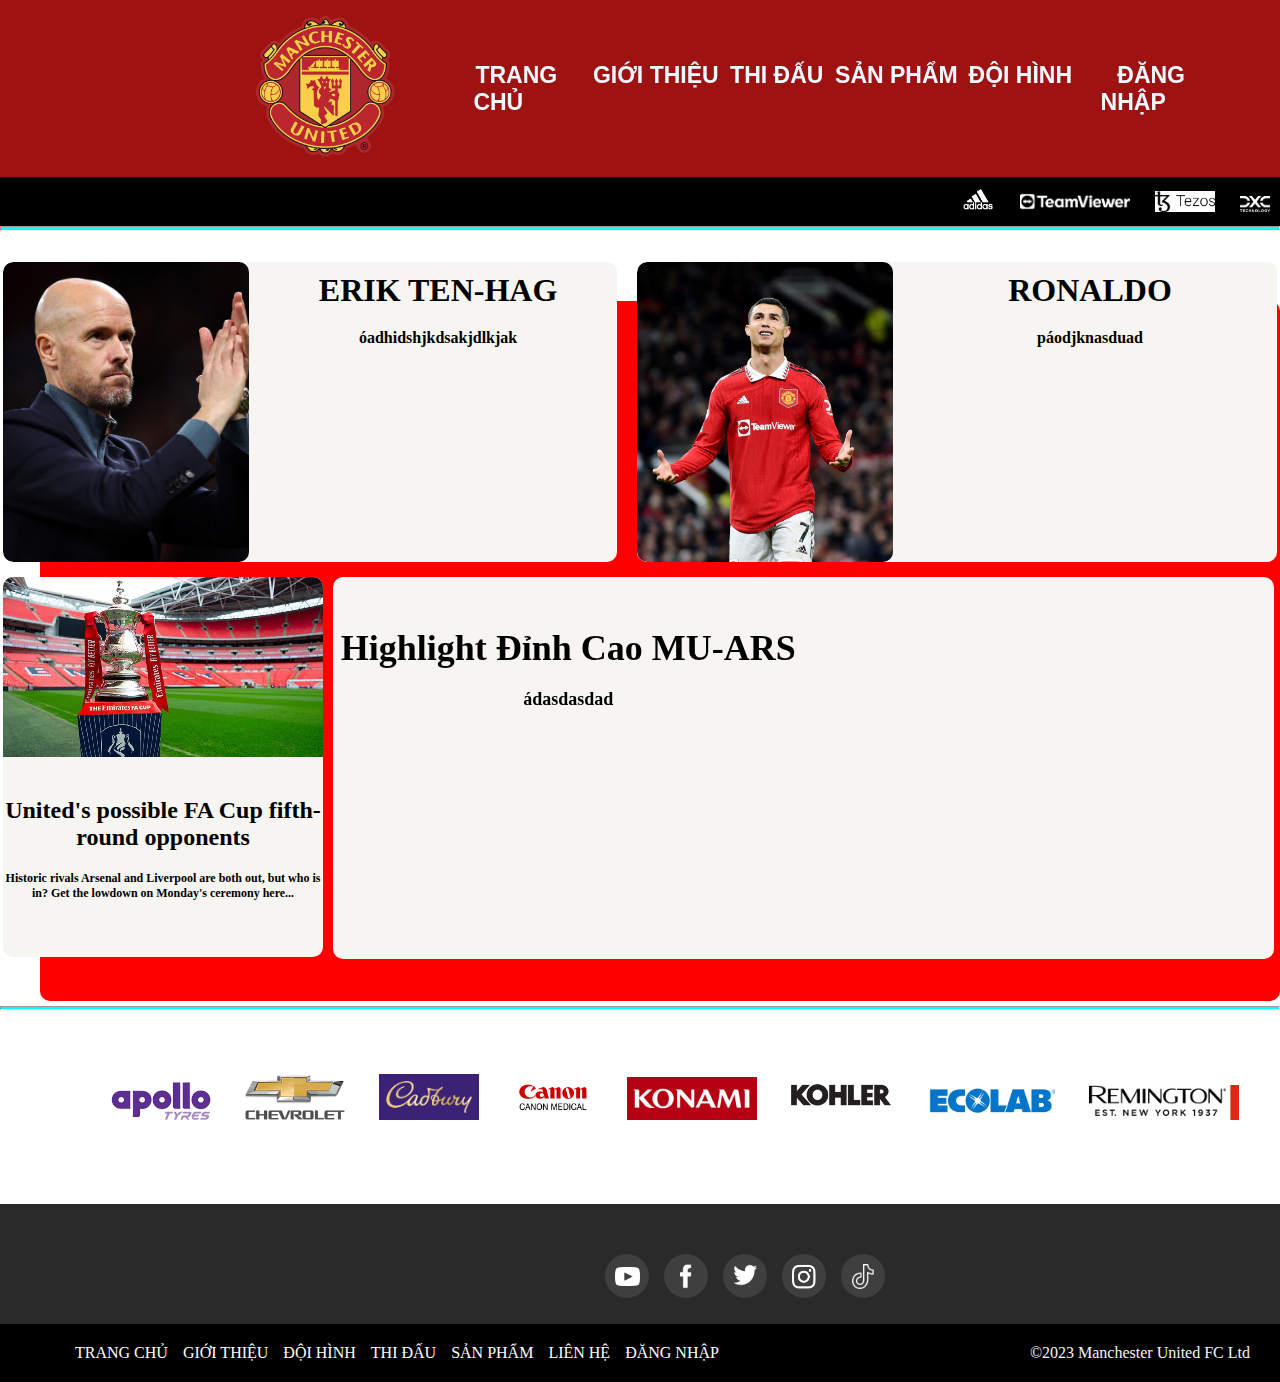
<file: index.html>
<!DOCTYPE html>
<html lang="en">

<head>
    <meta charset="UTF-8">
    <meta http-equiv="X-UA-Compatible" content="IE=edge">
    <meta name="viewport" content="width=device-width, initial-scale=1.0">
    <title>MU | Red Devil</title>
    <link rel="stylesheet" href="css/style.css">
    <link rel="shortcut icon" href="./img/Manchester-United-favicon.ico" type="image/x-icon">


</head>

<body>

    <!-- header -->
    <div class="header">

        <div class="logo_mu">
            <a href=""><img src="img/logo-manchester-united-4.png" class="logo" alt="logoMu"></a>
        </div>
        <ul class="clearfix">
            <li class="clearfix_item"><a data-hover="" href="index.html" style="color: aliceblue;"
                    class="clearfix_link">TRANG CHỦ</a></li>
            <li class="clearfix_item"><a data-hover="" href="gioithieu.html" style="color: aliceblue;"
                    class="clearfix_link">GIỚI THIỆU</a></li>
            <li class="clearfix_item"><a data-hover="" href="thidau.html" style="color: aliceblue;"
                    class="clearfix_link">THI ĐẤU</a></li>
            <li class="clearfix_item"><a data-hover="" href="sanpham.html" style="color: aliceblue;"
                    class="clearfix_link">SẢN PHẨM</a> </li>
            <li class="clearfix_item"><a data-hover="" href="player.html" style="color: aliceblue;"
                    class="clearfix_link">ĐỘI HÌNH</a></li>
            <li class="clearfix_item"><a data-hover="" href="loGin.html" style="color: aliceblue;"
                    class="clearfix_link">ĐĂNG NHẬP</a></li>

        </ul>

    </div>


    <!-- content -->
    <div class="main-content">

        <div class="content">
            <img class="id2" src="img/Adidas_Comp_DarkBG_180xAuto1547460200382.png " alt="addidas">
            <img class="id3" src="img/TeamViewer-logo-white-header-new1669974858159.png " alt="teamviewer">
            <img class="id4" src="img/TezosLogo_đen.jpg" alt="tezos">
            <img class="id5" src="img/DXC_Logo_White1656502520956.png" alt="dxc">



        </div>

        <hr size="7px">

        <div class="content1">
            <span class="coach">
                <img src="img/hlv-erik-ten-hag-133.jpeg" alt="ten-hag"><a target="_blank"
                    href="https://vnexpress.net/chu-de/erik-ten-hag-4506">
                    <h1>ERIK TEN-HAG</h1>
                    <h4>óadhidshjkdsakjdlkjak</h4>
                    <h3></h3>

                </a>

            </span>
        </div>

        <div class="content2">
            <span class="player">
                <img src="img/2022-11-22t174422z-785685683-rc2ubx99d9cq-rtrmadp-3-soccer-england-mun-ronaldo-7385.jpg"
                    alt="ronaldo"> <a target="_blank"
                    href="https://vnexpress.net/hlv-al-nassr-trach-ronaldo-4563954.html">
                    <h1>RONALDO</h1>
                    <h4>páodjknasduad</h4>
                    <h3></h3>
                </a>
            </span>
        </div>

        <div class="content3">
            <span class="player2">
                <img src="img/fa-cup.jpg" alt="fa-cup">
                <a target="_blank"
                    href="https://www.manutd.com/en/news/detail/when-is-the-fa-cup-fifth-round-draw-featuring-man-utd">
                    <h1>United's possible FA Cup fifth-round opponents</h1>
                    <h4>Historic rivals Arsenal and Liverpool are both out, but who is in? Get the lowdown on Monday's
                        ceremony here...</h4>
                </a>

            </span>

        </div>

        <div class="content4">
            <iframe class="id4" src="https://www.youtube.com/embed/SfD8sYzSBL8" title="YouTube video player"
                frameborder="0"
                allow="accelerometer; autoplay; clipboard-write; encrypted-media; gyroscope; picture-in-picture; web-share"
                allowfullscreen></iframe>
            <a target="_blank" href="https://www.youtube.com/embed/SfD8sYzSBL8">
                <h1>Highlight Đỉnh Cao MU-ARS</h1>
                <h4>ádasdasdad</h4>
            </a>

        </div>



        <p class="doihinh"></p>



        <hr>



    </div>



    <!-- footer -->
    <div class="footer">
        <div class="sponsor">
            <!-- <ul>
                <li><img width="70px" src="img/Adidas_đen.jpg" alt=""></li>
                <li><img width="200px" src="img/TeamViewer-đen.jpg" alt=""></li>
                <li><img width="120px" src="img/TezosLogo_đen.jpg" alt=""></li>
                <li><img width="100px" src="img/DXC_Lđen.jpg" alt=""></li>
            </ul> -->

            <div class="sponsor-secondary">
                <ul class="secondary">
                    <li><img width="100px" src="img/Apollo.png" alt=""></li>
                    <li><img width="100px" src="img/Chevrolet.png" alt=""></li>
                    <li><img width="100px" src="img/Cadbury.png" alt=""></li>
                    <li><img width="80px" src="img/Canon.jpg" alt=""></li>
                    <li><img width="130px" src="img/Konami.png" alt=""></li>
                    <li><img width="100px" src="img/Kohler.png" alt=""></li>
                    <li><img width="130px" src="img/Ecolab.png" alt=""></li>
                    <li><img width="150px" src="img/Remington.png" alt=""></li>
                </ul>
            </div>

        </div>



        <div class="item">
            <ul>
                <a href="#">
                    <li><img src="img/youtube.png" alt=""></li>
                </a>
                <a href="#">
                    <li><img src="img/facebook.png" alt=""></li>
                </a>
                <a href="#">
                    <li><img src="img/twitter.png" alt=""></li>
                </a>
                <a href="#">
                    <li><img src="img/instagram.png" alt=""></li>
                </a>
                <a href="#">
                    <li><img src="img/tiktok.png" alt=""></li>
                </a>
            </ul>
        </div>


        <div class="footer-menu-link">
            <ul>
                <li><a href="index.html">TRANG CHỦ</a></li>
                <li><a href="#">GIỚI THIỆU</a></li>
                <li><a href="player.html">ĐỘI HÌNH</a></li>
                <li><a href="thidau.html">THI ĐẤU</a></li>
                <li><a href="#">SẢN PHẨM</a></li>
                <li><a href="#">LIÊN HỆ</a></li>
                <li><a href="loGin.html">ĐĂNG NHẬP</a></li>
                <span>&copy;2023 Manchester United FC Ltd</span>
            </ul>
        </div>

    </div>



</body>

</html>
</file>
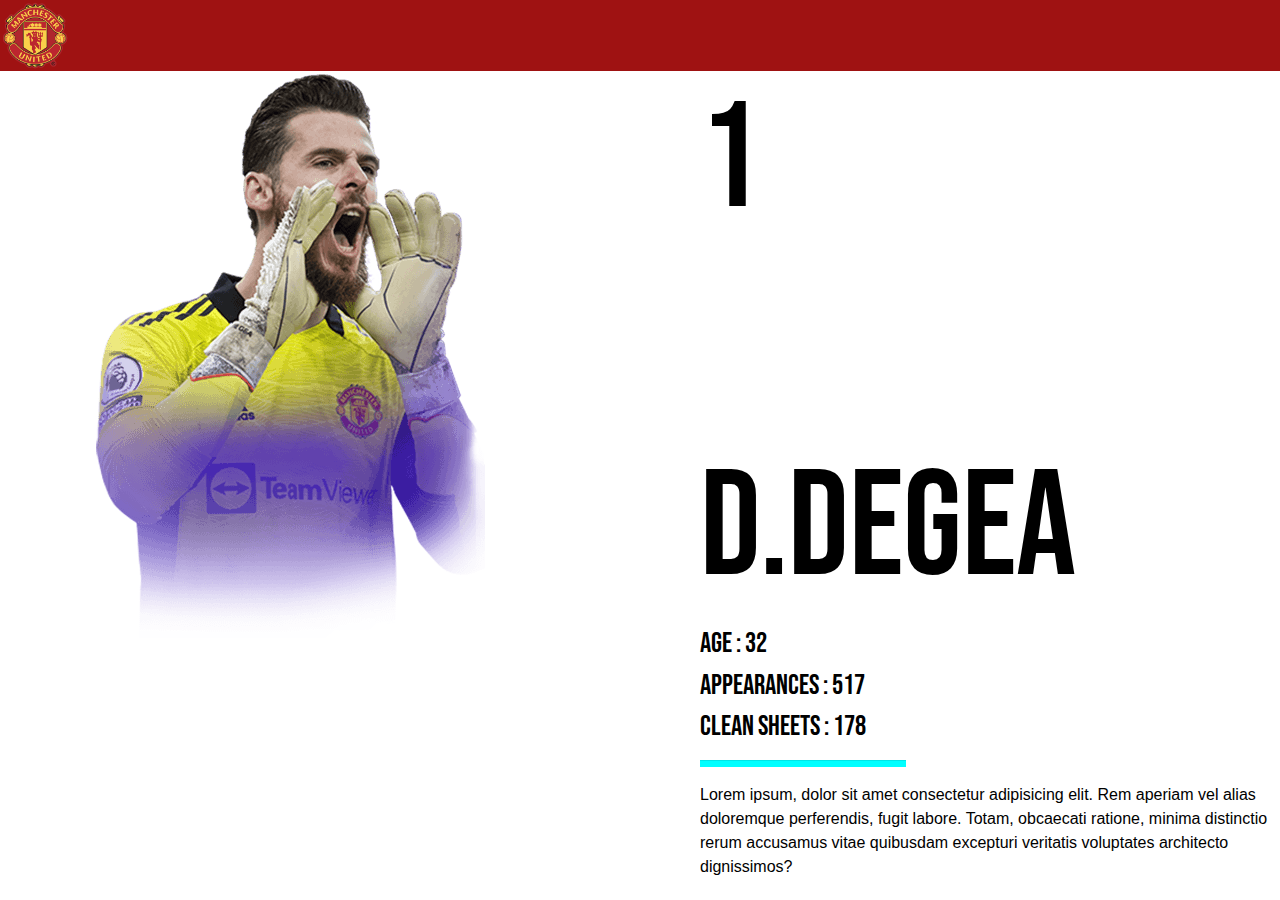
<file: degea.html>
<!DOCTYPE html>
<html lang="en">

<head>
    <meta charset="UTF-8">
    <meta http-equiv="X-UA-Compatible" content="IE=edge">
    <meta name="viewport" content="width=device-width, initial-scale=1.0">
    <title>MU | DEGEA</title>
    <!-- <link rel="stylesheet" href="css/info.css"> -->
    <link rel="stylesheet" href="css/degea.css">
    <link rel="stylesheet" href="https://cdn.jsdelivr.net/npm/bootstrap@4.6.2/dist/css/bootstrap.min.css">
    <script src="https://cdn.jsdelivr.net/npm/jquery@3.6.1/dist/jquery.slim.min.js"></script>
    <script src="https://cdn.jsdelivr.net/npm/popper.js@1.16.1/dist/umd/popper.min.js"></script>
    <script src="https://cdn.jsdelivr.net/npm/bootstrap@4.6.2/dist/js/bootstrap.bundle.min.js"></script>
    <link rel="shortcut icon" href="./img/Manchester-United-favicon.ico" type="image/x-icon">

</head>


<body>

    <div class="header1">
        <a href="index.html"><img src="img/logo-manchester-united-4.png" alt=""></a>
    </div>



    <div class="content-content">
        <div class="info">
            <h1>1 <span>GK</span></h1>
            <h1>D.DEGEA</h1>
            <h3>AGE : 32</h3>
            <h3>APPEARANCES : 517</h3>
            <h3>CLEAN SHEETS : 178</h3>
        <hr>
        <p>Lorem ipsum, dolor sit amet consectetur adipisicing elit. Rem aperiam vel alias doloremque perferendis, fugit labore. Totam, obcaecati ratione, minima distinctio rerum accusamus vitae quibusdam excepturi veritatis voluptates architecto dignissimos?</p>

    </div>
    
    
</div>

   











    </div>



</body>

</html>
</file>
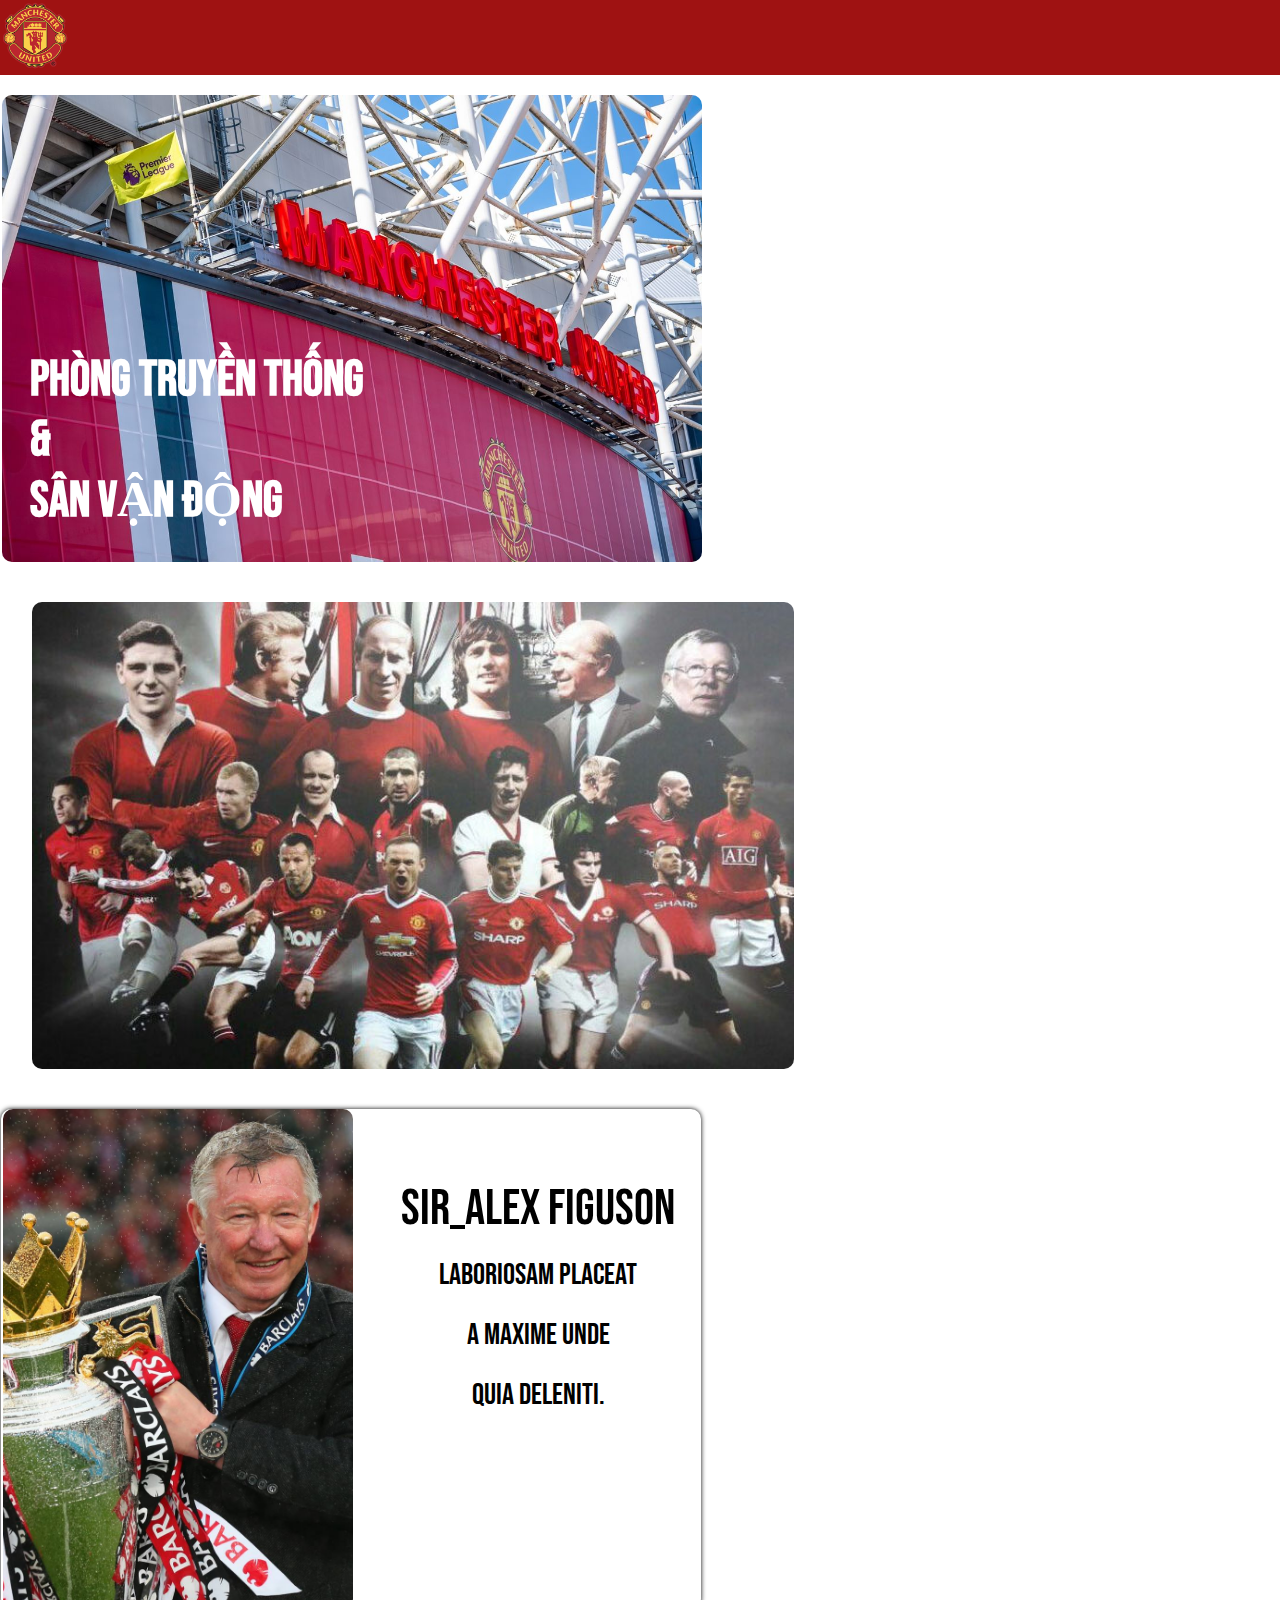
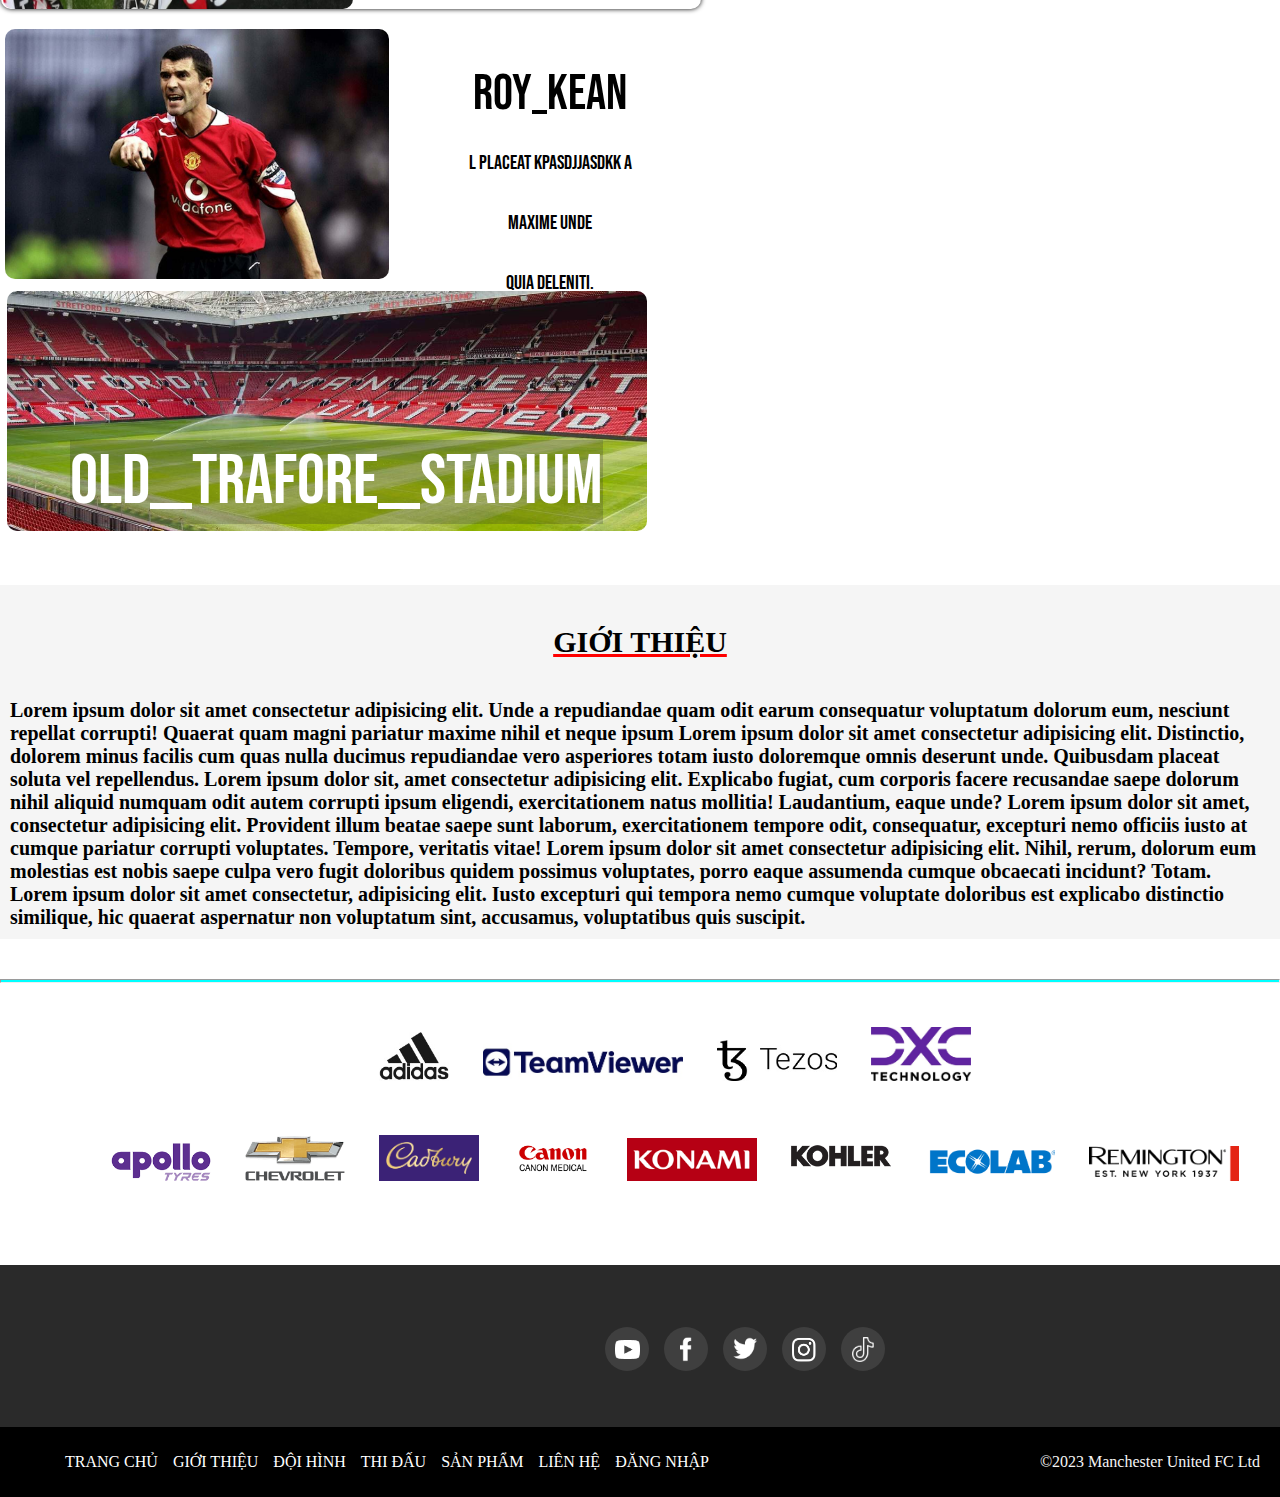
<file: gioithieu.html>
<!DOCTYPE html>
<html lang="en">

<head>
    <meta charset="UTF-8">
    <meta http-equiv="X-UA-Compatible" content="IE=edge">
    <meta name="viewport" content="width=device-width, initial-scale=1.0">
    <title>MU | GIỚI THIỆU</title>
    <link rel="stylesheet" href="./css/gioithieu.css">
    <link rel="shortcut icon" href="./img/Manchester-United-favicon.ico" type="image/x-icon">
</head>


<body>
    <!-- HEADER -->

    <div class="header1">
        <a href="./index.html"><img src="img/logo-manchester-united-4.png" alt=""></a>
    </div>




    <!-- MAIN -->

    <div class="stadium">
        <div class="stadium1">
            <div class="stadium__main__left">
                <img src="img/old_traford.jpg" alt="">
                <span>phòng truyền thống <br> & <br> Sân vận động</span>
            </div>

            <div class="stadium__main__right">
                <img src="img/Huyen__thoai.jpeg" alt="">
                <span>Huyền Thoại CLUB</span>
            </div>

        </div>
        <div class="clear"></div>
    </div>


    <div class="event">
        <div class="event__main">
            <div class="event__main__content">
                <div class="event__main__content__left">
                    <div class="event__text">
                        <img src="img/sir__alex.jpg" alt="">
                        <p>Sir_Alex Figuson <br> <span>laboriosam placeat <br> a maxime unde <br> quia deleniti.</span>
                        </p>
                    </div>

                </div>
                <div class="event__main__content__right">
                    <div class="event__text1">
                        <img src="img/roy__kean.jpg" alt="">
                        <p>Roy_Kean <br> <span>l placeat kpasdjjasdkk a maxime unde <br> quia deleniti.</span>
                        </p>

                    </div>


                    <div class="event__main__content__right__small">
                        <div class="event__text2">
                            <img src="img/stadium1.jpg" alt="">
                            <p>old__trafore__stadium</p>
                        </div>
                    </div>

                </div>
            </div>
        </div>
        <div class="clear"></div>
    </div>


    <div class="content6">

        <p class="gioithieu"> GIỚI THIỆU</p>
        <h6>Lorem ipsum dolor sit amet consectetur adipisicing elit. Unde a repudiandae quam odit earum consequatur
            voluptatum dolorum eum, nesciunt repellat corrupti! Quaerat quam magni pariatur maxime nihil et neque
            ipsum Lorem ipsum dolor sit amet consectetur adipisicing elit. Distinctio, dolorem minus facilis cum
            quas nulla ducimus repudiandae vero asperiores totam iusto doloremque omnis deserunt unde. Quibusdam
            placeat soluta vel repellendus. Lorem ipsum dolor sit, amet consectetur adipisicing elit. Explicabo
            fugiat, cum corporis facere recusandae saepe dolorum nihil aliquid numquam odit autem corrupti ipsum
            eligendi, exercitationem natus mollitia! Laudantium, eaque unde? Lorem ipsum dolor sit amet, consectetur
            adipisicing elit. Provident illum beatae saepe sunt laborum, exercitationem tempore odit, consequatur,
            excepturi nemo officiis iusto at cumque pariatur corrupti voluptates. Tempore, veritatis vitae! Lorem
            ipsum dolor sit amet consectetur adipisicing elit. Nihil, rerum, dolorum eum molestias est nobis saepe
            culpa vero fugit doloribus quidem possimus voluptates, porro eaque assumenda cumque obcaecati incidunt?
            Totam. Lorem ipsum dolor sit amet consectetur, adipisicing elit. Iusto excepturi qui tempora nemo cumque
            voluptate doloribus est explicabo distinctio similique, hic quaerat aspernatur non voluptatum sint,
            accusamus, voluptatibus quis suscipit.</h6>
        <div class="clear"></div>
    </div>

    <hr>


    <!-- FOOTER -->

    <div class="footer">


        <div class="sponsor">
            <ul>
                <li><img width="70px" src="img/Adidas_đen.jpg" alt=""></li>
                <li><img width="200px" src="img/TeamViewer-đen.jpg" alt=""></li>
                <li><img width="120px" src="img/TezosLogo_đen.jpg" alt=""></li>
                <li><img width="100px" src="img/DXC_Lđen.jpg" alt=""></li>
            </ul>

            <div class="clear"></div>
            <div class="sponsor-secondary">
                <ul class="secondary">
                    <li><img width="100px" src="img/Apollo.png" alt=""></li>
                    <li><img width="100px" src="img/Chevrolet.png" alt=""></li>
                    <li><img width="100px" src="img/Cadbury.png" alt=""></li>
                    <li><img width="80px" src="img/Canon.jpg" alt=""></li>
                    <li><img width="130px" src="img/Konami.png" alt=""></li>
                    <li><img width="100px" src="img/Kohler.png" alt=""></li>
                    <li><img width="130px" src="img/Ecolab.png" alt=""></li>
                    <li><img width="150px" src="img/Remington.png" alt=""></li>
                </ul>

            </div>




        </div>



        <div class="item">

            <ul>
                <a href="#">
                    <li><img src="img/youtube.png" alt=""></li>
                </a>
                <a href="#">
                    <li><img src="img/facebook.png" alt=""></li>
                </a>
                <a href="#">
                    <li><img src="img/twitter.png" alt=""></li>
                </a>
                <a href="#">
                    <li><img src="img/instagram.png" alt=""></li>
                </a>
                <a href="#">
                    <li><img src="img/tiktok.png" alt=""></li>
                </a>
            </ul>
        </div>





        <div class="footer-menu-link">
            <ul>
                <li><a href="index.html">TRANG CHỦ</a></li>
                <li><a href="#">GIỚI THIỆU</a></li>
                <li><a href="player.html">ĐỘI HÌNH</a></li>
                <li><a href="thidau.html">THI ĐẤU</a></li>
                <li><a href="#">SẢN PHẨM</a></li>
                <li><a href="#">LIÊN HỆ</a></li>
                <li><a href="loGin.html">ĐĂNG NHẬP</a></li>
                <span>&copy;2023 Manchester United FC Ltd</span>
            </ul>
        </div>



    </div>

</body>

</html>
</file>
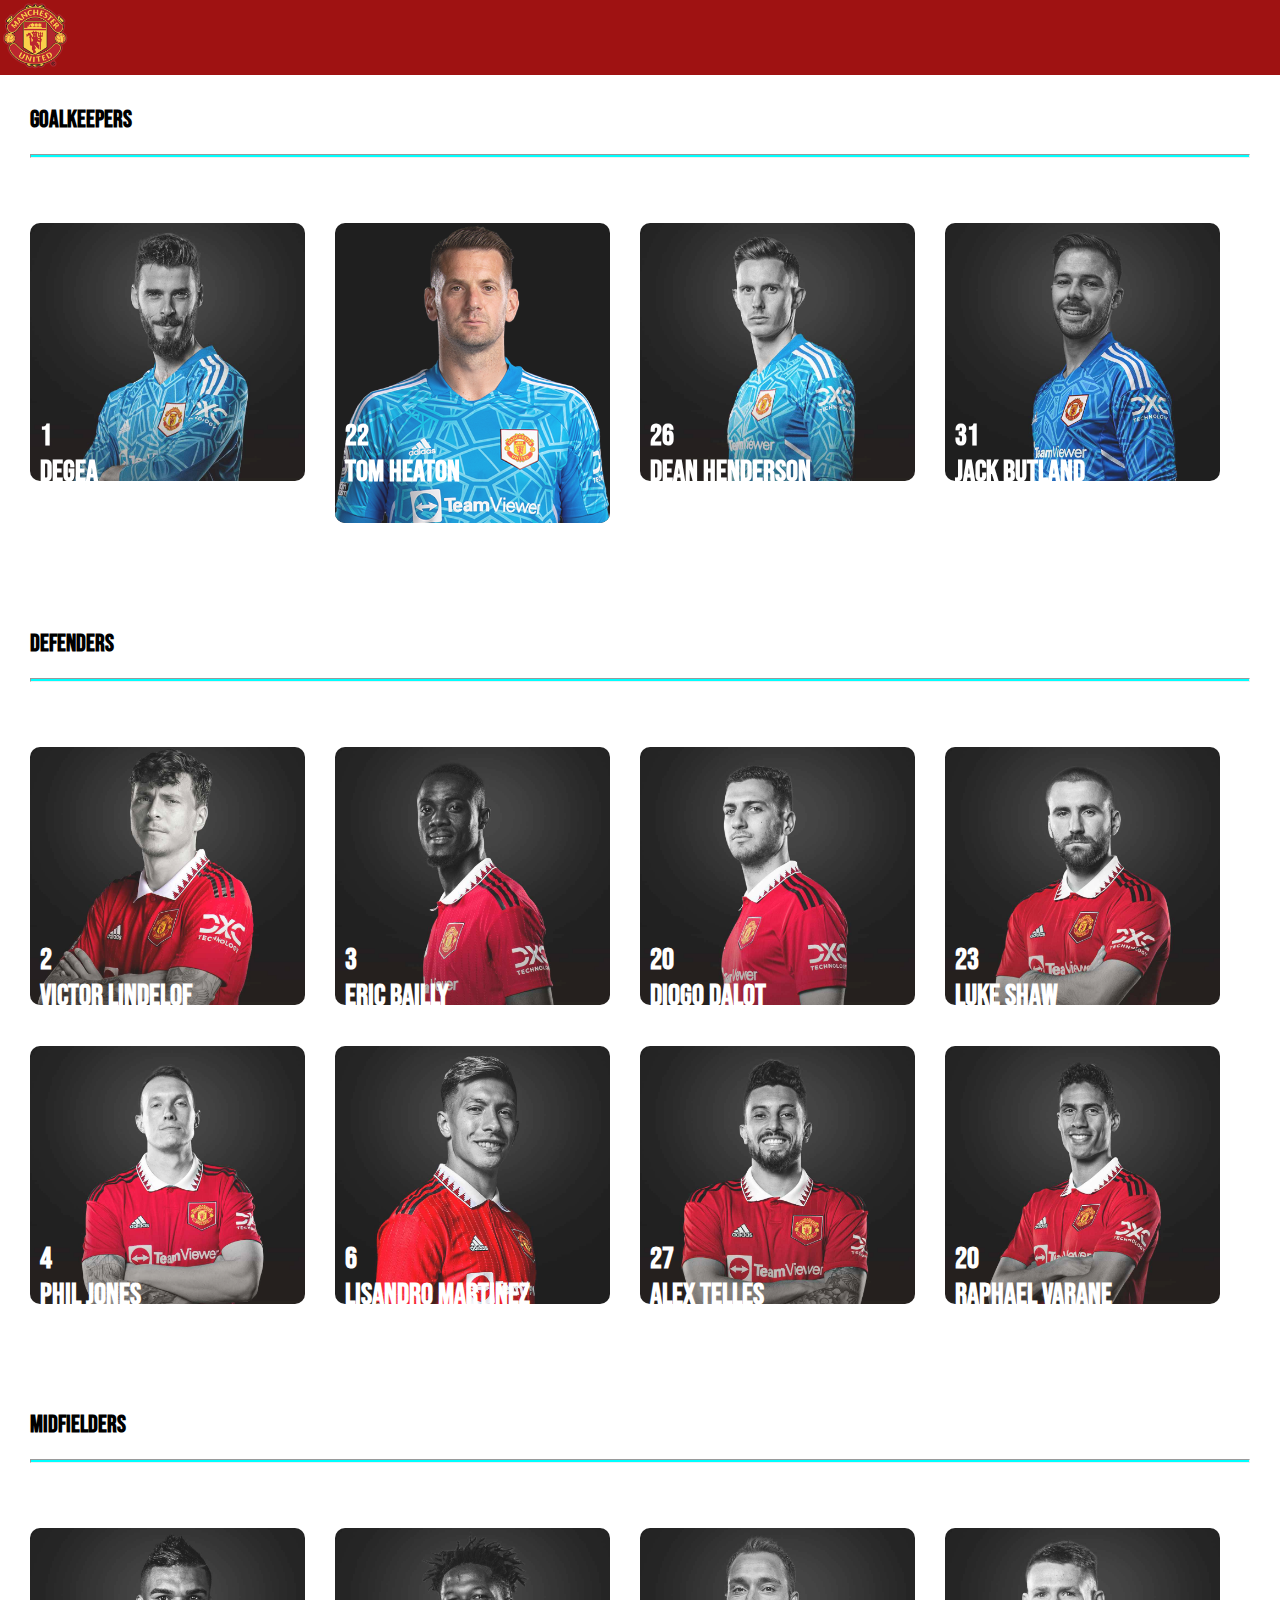
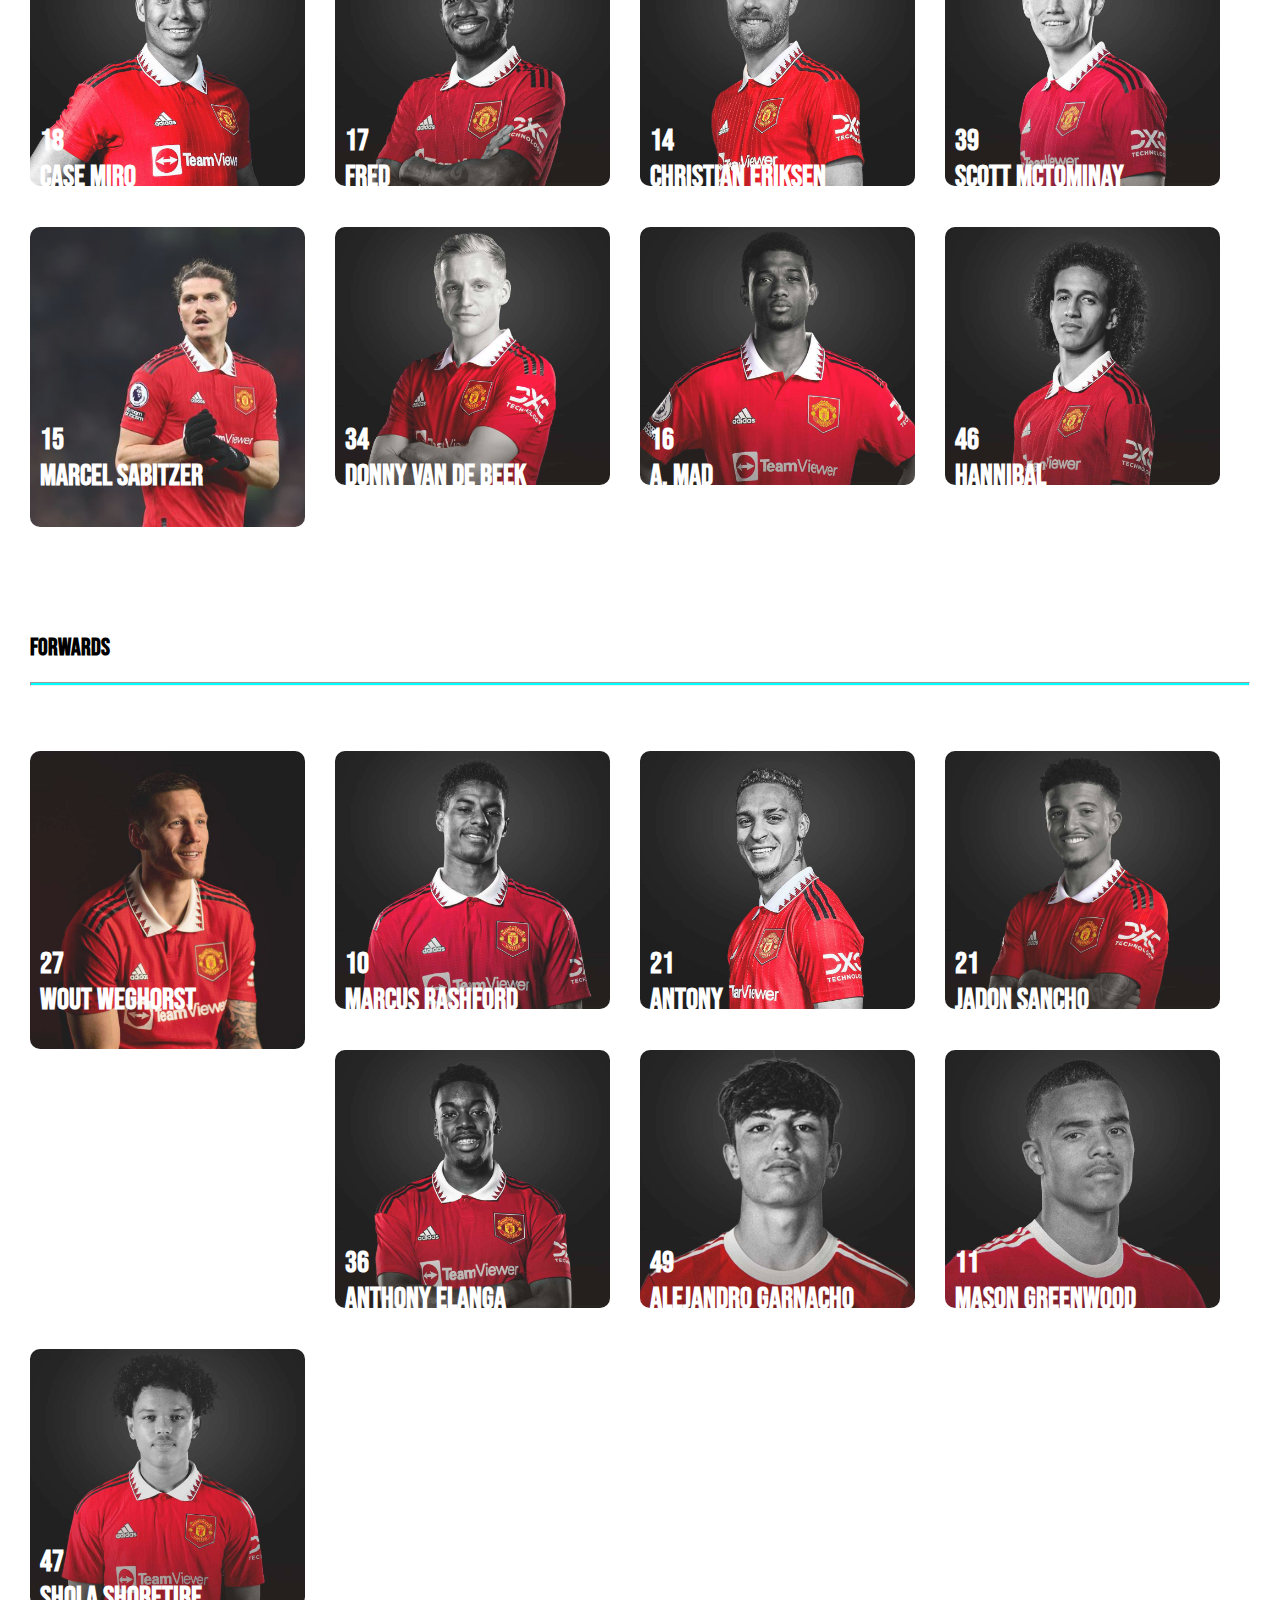
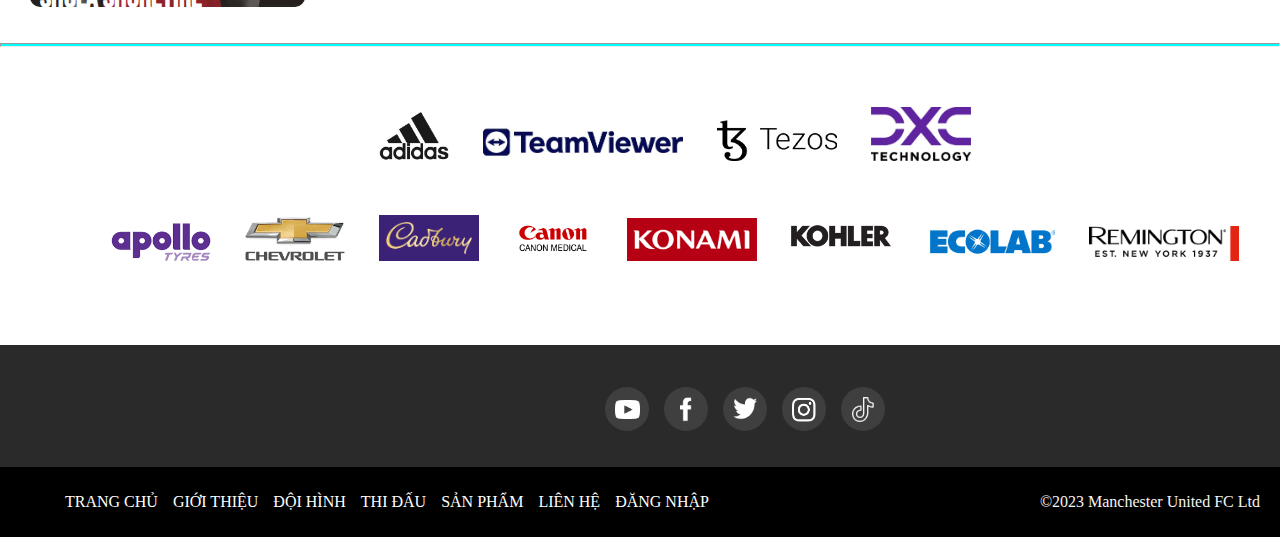
<file: player.html>
<!DOCTYPE html>
<html lang="en">

<head>
    <meta charset="UTF-8">
    <meta http-equiv="X-UA-Compatible" content="IE=edge">
    <meta name="viewport" content="width=device-width, initial-scale=1.0">
    <title>MU | ĐỘi HÌNH</title>
    <link rel="stylesheet" href="../css/styleplayer.css">
    <link rel="shortcut icon" href="./img/Manchester-United-favicon.ico" type="image/x-icon">


</head>

<body>
    <div class="header1">
        <a href="index.html"><img src="img/logo-manchester-united-4.png" alt=""></a>
    </div>


    <!-- content -->

    <div class="goalkeepes">
        <h2 class="goal">GOALKEEPERS</h2>
        <hr>

        <div class="container">
            <div class="container_item">
                <div class="container_content">
                    <a href="degea.html"><img src="img/degea.jpg" alt="degea"></a>
                    <h2>1 <br> DEGEA</h2>
                </div>
            </div>

            <div class="container_item">
                <div class="container_content">
                    <img style="background-color: black;" height="300px" src="img/tom headton.png" alt="tom-heaton">
                    <h2>22 <br> TOM HEATON</h2>

                </div>
            </div>

            <div class="container_item">
                <div class="container_content">
                    <img src="img/player3.jpg" alt="dean-henderson">
                    <h2>26 <br> DEAN HENDERSON</h2>
                </div>
            </div>

            <div class="container_item">
                <div class="container_content">
                    <img src="img/jack-butlane.jpg" alt="jack-butland">
                    <h2>31 <br> JACK BUTLAND</h2>
                </div>
            </div>

        </div>

        <div class="clear"></div>
        <h2 class="defen">DEFENDERS</h2>
        <hr>

        <div class="container">
            <div class="container_item">
                <div class="container_content">
                    <img src="img/linkdelof.jpg" alt="linkdelof">
                    <h2>2 <br> VICTOR LINDELOF</h2>
                </div>
            </div>

            <div class="container_item">
                <div class="container_content">
                    <img src="img/baily.jpg" alt="baily">
                    <h2>3 <br> ERIC BAILLY</h2>
                </div>
            </div>

            <div class="container_item">
                <div class="container_content">
                    <img src="img/diogo-dalot.jpg" alt="dalot">
                    <h2>20 <br> DIOGO DALOT</h2>
                </div>
            </div>
            <div class="container_item">
                <div class="container_content">
                    <img src="img/luke-shaw.jpg" alt="luke-shaw">
                    <h2>23 <br> LUKE SHAW</h2>
                </div>
            </div>
            <div class="container_item">
                <div class="container_content">
                    <img src="img/phil-john.jpg" alt="phil-john">
                    <h2>4 <br> PHIL JONES</h2>
                </div>
            </div>

            <div class="container_item">
                <div class="container_content">
                    <img src="img/lisanro-martinet.jpg" alt="lisanro">
                    <h2>6 <br> LISANDRO MARTINEZ</h2>
                </div>
            </div>
            <div class="container_item">
                <div class="container_content">
                    <img src="img/tellets.jpg" alt="tellets">
                    <h2>27 <br> ALEX TELLES</h2>
                </div>
            </div>
            <div class="container_item">
                <div class="container_content">
                    <img src="img/varan.jpg" alt="varan">
                    <h2>20 <br> RAPHAEL VARANE</h2>
                </div>
            </div>
            <div class="clear"></div>
        </div>



        <h2 class="mid">MIDFIELDERS</h2>

        <hr>
        <div class="container">
            <div class="container_item">
                <div class="container_content">
                    <img src="img/casemiro2.jpg" alt="case">
                    <h2>18 <br> CASE MIRO</h2>
                </div>
            </div>

            <div class="container_item">
                <div class="container_content">
                    <img src="img/fred.jpg" alt="fred">
                    <h2>17 <br> FRED</h2>
                </div>
            </div>
            <div class="container_item">
                <div class="container_content">
                    <img src="img/ekisen.jpg" alt="ekisen">
                    <h2>14 <br>CHRISTIAN ERIKSEN</h2>
                </div>
            </div>
            <div class="container_item">
                <div class="container_content">
                    <div class="container_content"></div>
                    <img src="img/mctominay.jpg" alt="mctominay">
                    <h2>39 <br> SCOTT MCTOMINAY</h2>
                </div>
            </div>
            <div class="container_item">
                <div class="container_content">
                    <img src="img/sabizer1.jpg" height="300px" alt="sabizer">
                    <h2>15 <br> MARCEL SABITZER</h2>
                </div>
            </div>
            <div class="container_item">
                <div class="container_content">
                    <img src="img/van-der.jpg" alt="van-der-beek">
                    <h2>34 <br> DONNY VAN DE BEEK</h2>
                </div>
            </div>
            <div class="container_item">
                <div class="container_content">
                    <div class="container_content"></div>
                    <img src="img/Amad.jpg" alt="amad">
                    <h2>16 <br> A. MAD</h2>
                </div>
            </div>
            <div class="container_item">
                <div class="container_content">
                    <img src="img/hannibal.jpg" alt="hannibal">
                    <h2>46 <br> HANNIBAL</h2>
                </div>
            </div>
            <div class="clear"> </div>
        </div>



        <h2 class="fw">FORWARDS</h2>
        <hr>
        <div class="container">
            <div class="container_item">
                <div class="container_content">
                    <img src="img/wout1.jpg" height="298px" alt="wout">
                    <h2>27 <br>WOUT WEGHORST</h2>
                </div>
            </div>


            <div class="container_item">
                <div class="container_content">
                    <img src="img/rasfore.jpg" alt="rasfore">
                    <h2>10 <br> MARCUS RASHFORD</h2>
                </div>
            </div>

            <div class="container_item">
                <div class="container_content">
                    <img src="img/atony.jpg" alt="atony">
                    <h2>21 <br> ANTONY</h2>
                </div>
            </div>
            <div class="container_item">
                <div class="container_content">
                    <img src="img/sancho2.jpg" alt="sancho">
                    <h2>21 <br> JADON SANCHO</h2>
                </div>
            </div>
            <div class="container_item">
                <div class="container_content">
                    <img src="img/elanga.jpg" alt="elanga">
                    <h2>36 <br> ANTHONY ELANGA</h2>
                </div>
            </div>
            <div class="container_item">
                <div class="container_content">
                    <img src="img/garnacho.jpg" alt="garnacho">
                    <h2>49 <br> ALEJANDRO GARNACHO</h2>
                </div>
            </div>
            <div class="container_item">
                <div class="container_content">
                    <img src="img/greenwood.jpg" alt="greenwood">
                    <h2>11 <br> MASON GREENWOOD</h2>
                </div>
            </div>
            <div class="container_item">
                <div class="container_content">
                    <img src="img/shola.jpg" alt="shola">
                    <h2>47 <br> SHOLA SHORETIRE</h2>
                </div>
            </div>
            <div class="clear"></div>


        </div>




    </div>

    <hr>



    <div class="footer">

        <div class="sponsor">
            <ul>
                <li><img width="70px" src="img/Adidas_đen.jpg" alt=""></li>
                <li><img width="200px" src="img/TeamViewer-đen.jpg" alt=""></li>
                <li><img width="120px" src="img/TezosLogo_đen.jpg" alt=""></li>
                <li><img width="100px" src="img/DXC_Lđen.jpg" alt=""></li>
            </ul>

            <div class="clear"></div>
            <div class="sponsor-secondary">
                <ul class="secondary">
                    <li><img width="100px" src="img/Apollo.png" alt=""></li>
                    <li><img width="100px" src="img/Chevrolet.png" alt=""></li>
                    <li><img width="100px" src="img/Cadbury.png" alt=""></li>
                    <li><img width="80px" src="img/Canon.jpg" alt=""></li>
                    <li><img width="130px" src="img/Konami.png" alt=""></li>
                    <li><img width="100px" src="img/Kohler.png" alt=""></li>
                    <li><img width="130px" src="img/Ecolab.png" alt=""></li>
                    <li><img width="150px" src="img/Remington.png" alt=""></li>
                </ul>
            </div>




        </div>








        <div class="item">

            <ul>
                <a href="#">
                    <li><img src="img/youtube.png" alt=""></li>
                </a>
                <a href="#">
                    <li><img src="img/facebook.png" alt=""></li>
                </a>
                <a href="#">
                    <li><img src="img/twitter.png" alt=""></li>
                </a>
                <a href="#">
                    <li><img src="img/instagram.png" alt=""></li>
                </a>
                <a href="#">
                    <li><img src="img/tiktok.png" alt=""></li>
                </a>
            </ul>
        </div>


        <div class="footer-menu-link">
            <ul>
                <li><a href="index.html">TRANG CHỦ</a></li>
                <li><a href="#">GIỚI THIỆU</a></li>
                <li><a href="player.html">ĐỘI HÌNH</a></li>
                <li><a href="thidau.html">THI ĐẤU</a></li>
                <li><a href="#">SẢN PHẨM</a></li>
                <li><a href="#">LIÊN HỆ</a></li>
                <li><a href="loGin.html">ĐĂNG NHẬP</a></li>
                <span>&copy;2023 Manchester United FC Ltd</span>
            </ul>
        </div>



    </div>




</body>

</html>
</file>
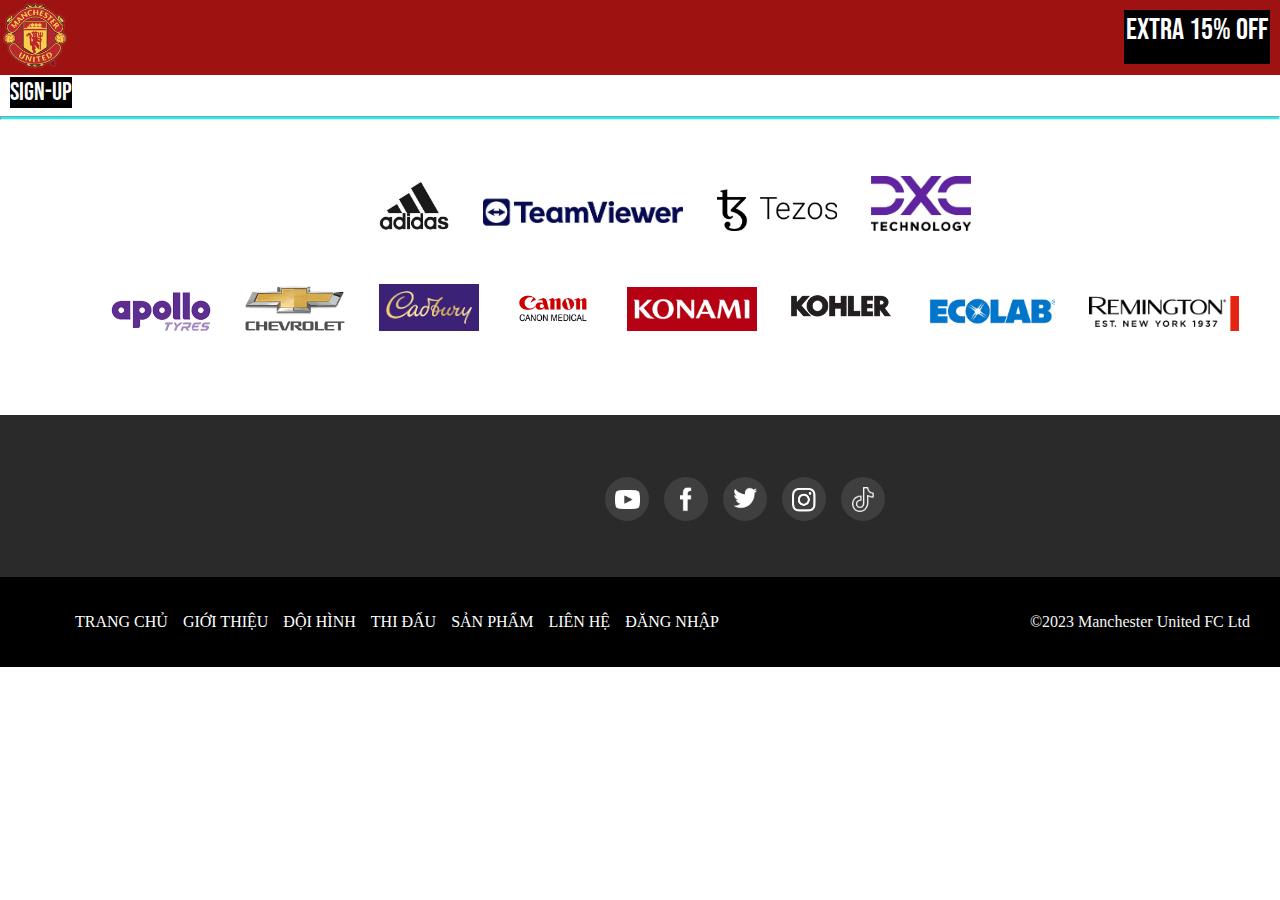
<file: sanpham.html>
<!DOCTYPE html>
<html lang="en">
<head>
    <meta charset="UTF-8">
    <meta http-equiv="X-UA-Compatible" content="IE=edge">
    <meta name="viewport" content="width=device-width, initial-scale=1.0">
    <title>MU | Sản Phẩm</title>
    <link rel="stylesheet" href="css/sanpham.css">
    <link rel="shortcut icon" href="./img/Manchester-United-favicon.ico" type="image/x-icon">
</head>
<body>

    <!-- header -->
    <header>

        <div class="header1">
            <a href="index.html"><img src="img/logo-manchester-united-4.png" alt=""></a>
            <div class="main-header1">
                <span>Extra 15% off</span>
            </div>
        </div>

        <div class="header2">
            <div class="sign-up">
                <a href="loGin.html"><span>Sign-up</span></a>
            </div>
        </div>

        <div class="header3">
            
        </div>

    </header>


    <!-- main- -->
    <main>

    </main>


<hr>
    <!-- footer -->
    <div class="footer">
        
        <div class="sponsor">
            <ul>
                <li><img width="70px" src="img/Adidas_đen.jpg" alt=""></li>
                <li><img width="200px" src="img/TeamViewer-đen.jpg" alt=""></li>
                <li><img width="120px" src="img/TezosLogo_đen.jpg" alt=""></li>
                <li><img width="100px" src="img/DXC_Lđen.jpg" alt=""></li>
            </ul>

            <div class="clear"></div>
            <div class="sponsor-secondary">
                <ul class="secondary">
                    <li><img width="100px" src="img/Apollo.png" alt=""></li>
                    <li><img width="100px" src="img/Chevrolet.png" alt=""></li>
                    <li><img width="100px" src="img/Cadbury.png" alt=""></li>
                    <li><img width="80px" src="img/Canon.jpg" alt=""></li>
                    <li><img width="130px" src="img/Konami.png" alt=""></li>
                    <li><img width="100px" src="img/Kohler.png" alt=""></li>
                    <li><img width="130px" src="img/Ecolab.png" alt=""></li>
                    <li><img width="150px" src="img/Remington.png" alt=""></li>
                </ul>
            </div>
        </div>


        <div class="item">
            
            <ul>
                <a href="#">
                    <li><img src="img/youtube.png" alt=""></li>
                </a>
                <a href="#">
                    <li><img src="img/facebook.png" alt=""></li>
                </a>
                <a href="#">
                    <li><img src="img/twitter.png" alt=""></li>
                </a>
                <a href="#">
                    <li><img src="img/instagram.png" alt=""></li>
                </a>
                <a href="#">
                    <li><img src="img/tiktok.png" alt=""></li>
                </a>
            </ul>
        </div>


        <div class="footer-menu-link">
            <ul>
                <li><a href="index.html">TRANG CHỦ</a></li>
                <li><a href="#">GIỚI THIỆU</a></li>
                <li><a href="player.html">ĐỘI HÌNH</a></li>
                <li><a href="thidau.html">THI ĐẤU</a></li>
                <li><a href="#">SẢN PHẨM</a></li>
                <li><a href="#">LIÊN HỆ</a></li>
                <li><a href="loGin.html">ĐĂNG NHẬP</a></li>
                <span>&copy;2023 Manchester United FC Ltd</span>
            </ul>
        </div>

        

    </div>


    
</body>
</html>
</file>
<file: css/style.css>
/* HEADER */


body ,html{
    height: 100%;
}
*{
    margin: 0;
    transition: all .4s ease;
    box-sizing: border-box;
    
    
}

@font-face {
    font-family: bebas;
    src: url(../font/Bebas_Neue/BebasNeue-Regular.ttf);
}


.header{
    
    background-color: rgb(159, 18, 18);
    font-size: 0.5cm;
    padding-right: 60px;
    display: flex;
    text-align: center;
    justify-content: space-between;
    align-items: center;

}


 .clearfix{
    display: flex;
    
}
.clearfix *{
    -webkit-box-sizing: border-box;
    box-sizing: border-box;
    -webkit-transition: all .35s ease;
    transition: all .35s ease;
}


.clearfix li a{
    position: relative;
    font-size: 1vw;
    padding: 0 0.5em;
    
}

.clearfix a::before,
.clearfix a::after
{
    position:absolute;
    height: 15px;
    width: 15px;
    content: '';
    -webkit-transition: all .35s ease;
    transition: all .35s ease;
    opacity: 0;
}

 .clearfix_item{
    list-style: none;
    
}
.clearfix a::before{
    right: 0;
    top: 0;
    border-right: 5px  solid white;
    border-top: 5px  solid white;
    -webkit-transform: translate(-100%,50%);
    transform: translate(-100%, 50%);

}

.clearfix a:after{
    left: 0;
    bottom: 0;
    border-left: 5px  solid white;
    border-bottom: 5px  solid white;
    -webkit-transform: translate(100%,-50%);
    transform: translate(100%, -50%);

}



.clearfix a:hover{
    color: #ffffff;
}

.clearfix a:hover::before,
.clearfix .clearfix_link a::before,
.clearfix a:hover::after,
.clearfix .clearfix_link a::after{
    -webkit-transform: translate(0%,0%);
    transform: translate(0%, 0%);
    opacity: 1;

}




.clearfix .clearfix_link{
    text-decoration-line:none;
    padding: 8px;
    font-family: 'Segoe UI', Tahoma, Geneva, Verdana, sans-serif;
    font-size: 23px;
    font-weight:bold;
    margin-right: 20px;
 
}


/* .clearfix a:before,
.clearfix a:after{

    transition: all 0.35s ease;
}

.clearfix a:before{
    
    content: "";

}

.clearfix a:after{

    content: attr(data-hover);
    white-space: nowrap;
    
}



.clearfix li:hover a 
{
    text-decoration: underline 5px;
    
}  
 .clearfix .ph:hover{
    box-shadow: 0 0 40px 4px rgba(0, 0, 0, 0.5);
} 

*/
.logo_mu img{
    font-size: 1vw;
    max-width: 150px;
    margin-top: 10px;
    margin-bottom: 10px;
    margin-left: 250px;
} 




.main-content{
    
    width: 100%;
   
 } 
 
 .content{
    text-align: right;  
    margin-right: auto;
    background-color: black;
   
    
 }
 .content img{
    
    padding: 10px;
    margin-left: 1px;  
     
   
 }
 

 
.content>.id2{
    width: 50px;
    margin: 2px;
    
}
.content>.id3{
    width: 130px;
    
}
.content>.id4{
    width: 80px;
}
.content>.id5{
    width: 50px;
}


  





.content1 {
    background-color: rgb(247, 245, 241);
    min-height: 300px;
    float: left;
    width: 48%;
    margin-top: 1px;
    border-radius: 10px;
    margin-left : 3px;
    color: whitesmoke;
    height: 200px;
    overflow: hidden;
    clear: both;

}
.content2{
   
    background-color: rgb(247, 245, 241);
    min-height: 300px;
    float: right;
    width: 50%;
    margin-top: 1px;
    border-radius: 10px;
    margin-right: 3px; 
    color: whitesmoke;
    height: 200px;
    overflow: hidden;
    

}
.content1 img{
    float: left;
    width: 40%;
    object-fit: cover;
    transition: transform 0.5s;
    height: 100%;
    border-radius: 10px;
    margin-right: 10px;
}
.coach h3 {
    opacity: 0;
}
.coach h3::after{
    display: block;
    content: '';
    width: 40%;
    height: 5px;
    margin-top: 170px;
    margin-left: 650px;
    background-color: rgb(129, 29, 29);
    
}

.coach:hover h3{
    transform: translateX(-30px );
    opacity: 1;
}


.content1:hover img{
    -ms-transform: scale(1.2);
    -webkit-transform: scale(1.2);
    transform: scale(1.2);

}
.content1 a{
    text-decoration: none;
    color: black;
    text-align: center;
}
.content1 .coach h1, h4{
    margin-top: 10px;
    text-align: center; 
    color: black;
}




.content2 img{
    float: left;
    width: 40%;
    object-fit: cover;
    transition: transform 0.5s;
    height: 100%;
    border-radius: 10px;
    margin-right: 10px;
}

.content2:hover img{
    -ms-transform: scale(1.2);
    -webkit-transform: scale(1.2);
    transform: scale(1.2);

}

.content2 a{
    text-decoration: none;
    color: black ;
    text-align: center;
   

}
.content2 .player h1, h4{
    margin-top: 10px;
    text-align: center  ;
    color: black;
}

.player h3 {
    opacity: 0;
}
.player h3::after{
    display: block;
    content: '';
    width: 40%;
    height: 5px;
    margin-top: 170px;
    margin-left: 690px;
    background-color: rgb(129, 29, 29);
    
}

.player:hover h3{
    transform: translateX(-30px );
    opacity: 1;
}



.content3{
    background-color: rgb(247, 245, 241);
    min-height: 300px;
    float: left;
    width: 25%;
    margin-top: 15px    ;
    border-radius: 10px;
    margin-left: 3px; 
    color: whitesmoke;
    height: 380px;
    overflow: hidden;
    

}
.player2 h1,h4{
    margin-top: 20px;
}

.content3 .player2 img{
    
    float: left;
    width:100%;
    margin-bottom: 40px;
    /* height: 100px; */
    transition: transform 0.5s;
    object-fit: cover;
    image-rendering: pixelated;
}
.content3 a{
    font-size: 12px;
    text-decoration: none;
    color: black;
    text-align: center;
    padding-top: 10%;
    
}



.content3:hover img{
    -ms-transform: scale(1.2);
    -webkit-transform: scale(1.2);
    transform: scale(1.2);

}



.content4{
background-color: rgb(247, 245, 241);
min-height:382px;
float: left;
width: 73.5%;
margin-top: 15px;
border-radius: 10px;
margin-left: 10px;
color: whitesmoke;


}

.content4 .id4{
    border-radius: 10px;
    float: right;
    height: 382px;
    width: 50%;
    object-fit: cover;
    
}

.content4 a{
    
    font-size: 18px;
    text-decoration: none;
    color: black;
    padding-top: 10px;
    float: left;
    width: 50%;
    margin-top: 40px;
    text-align: center ;
    color: black;
}




.doihinh{
    margin-bottom: 5px;
    border-radius: 10px;
    margin-left: 40px;
    margin-top: 70px;
    color: white;
    height: 700px;  
    text-align:center;
    font-weight: bold;
    font-size: 30px;
    background-color: red;
}




.main1{
    
   
    background-color: rgb(247, 245, 241);
    min-height: 300px;
    float: left;
    width: 10%;
    margin-top: 10px    ;
    border-radius: 10px;
    
    margin-left: 3px; 

    height: 100px;
    overflow: hidden;
    

}
.main1 .id1{
    width: 100%;
}
.main1 h3,h5{
    color: black;
    text-align: center;
}


.main2{
    
   
    background-color: rgb(247, 245, 241);
    min-height: 300px;
    float: left;
    width: 10%;
    margin-top: 10px    ;
    border-radius: 10px;
    margin-left: 10px; 
    height: 100px;
    overflow: hidden;
    

}
.main2 .id2{
    width: 120%;
    
}
.main2 h3,h5{
    color: black;
    text-align: center;
}


.main3{
    
   
    background-color: rgb(247, 245, 241);
    min-height: 300px;
    float: left;
    width: 10%;
    margin-top: 10px    ;
    border-radius: 10px;
    margin-left: 10px; 
    height: 100px;
    overflow: hidden;
    

}
.main3 .id3{
    width: 100%;
    
}
.main3 h3,h5{
    color: black;
    text-align: center;
}



.card{
    margin-left: 2px;
    
    flex: 1;
    transition: .5s all ease;
    text-align: left;
    
    


}
.card img{
    
   
    border-radius: 20px;
    margin-top: 50px;
    padding-left: 5px;
    height: 400px;
    object-fit: cover;
}


.card:hover{
    flex: 2; 

}



.gioithieu{
    margin: 40px 0 ;
    text-align: center;
    color: black;
    font-size: 30px;
    text-decoration: underline red 3px;
    
    
}


.footer{
    float: left;
    
    background-color: #2a2a2a;
    width: 100%;
    min-height: 132px;
    text-align: center;
    margin: 0;
    clear: both;
    position: relative;
    
}

.item{
   
    padding-top: 50px;
    padding-bottom: 70px;
    margin-left: 550px;

    
}
.item ul {
    
    list-style: none;
    
}



.item ul a li{
    float: left;
    width: 44px;
    height: 44px;
    border-radius: 50%;
    background-color: #3f3f3f;
    margin-left: 15px;
    
}



.item ul li img{
    
    text-decoration: none;
    margin-top: 10px;
    max-width: 25px;
    max-height: 25px;
    object-fit: cover;
    
    
}

.item ul li:hover{
    background: rgb(159, 18, 18);
}

.footer-menu-link{
    background-color: black;
    padding: 20px;
}

.footer-menu-link ul li {
    display: inline;
    margin-left: 10px;
    
}

.footer-menu-link a{
   
    color: white;
    float: left;
    margin-left: 15px;
    
    text-decoration: none;
}


.footer-menu-link span{
    float: right;
    margin-right: 10px;
    color: whitesmoke;
    margin-bottom: 16px;
}

.sponsor{
    width: 100%;
    background-color: white;
}

.sponsor ul li{
    display: inline;
    text-decoration: none;
}

.sponsor ul li img{
   
    margin-left: 30px;
    margin-top: 30px;
    object-fit: cover;
    
}

.sponsor-secondary{
    margin-top: 0;
}


.secondary li img{
    object-fit: cover;
    margin-bottom: 80px;
}


hr{
    padding-top: 2px;
    margin-bottom: 30px;
    background-color: aqua;
}
</file>
<file: css/degea.css>
.header1 {

    background-color: rgb(159, 18, 18);
}

.header1 img {
    width: 70px;
}


.content-content{
    
    float: left;
    width: 30%;
    object-fit: cover;
    background-image:url(../img/bg-degea.png ) ;
   opacity: 1;
    background-repeat: no-repeat;
    width: 100%;
    height: 700px;
   
    
}

.info h1 , h3{
    
    margin-left: 700px;
    font-size: 150px;
    font-family: bebas;
    color:black;
    
}
span{
    margin-left: 600px;
    font-size: 40px;
    text-decoration: underline red 5px;
}

 p {
    
    margin-left: 700px;
    color: black;

}

hr{
    padding: 3px;
    
    margin-top: 20px;
    margin-left: 700px;
    background-color: aqua;
    width: 200px;
    overflow: hidden;
    transition: all 0.8s ease;
}
.content-content hr:hover{
    transform:translateX(20%)
}








@font-face {
    font-family: bebas ;
    src: url(../font/Bebas_Neue/BebasNeue-Regular.ttf);
}
</file>
<file: css/gioithieu.css>
body{
    padding: 0;
    margin: 0;
}
html{
    width: 100%;
}
.header1 {
    background-color: rgb(159, 18, 18);
}

.header1 img {
    width: 70px;
}

@font-face {
    font-family: bebas;
    src: url(../font/Bebas_Neue/BebasNeue-Regular.ttf);
}

/* STADIUM */
.clear{
    clear: both;
}




.stadium__main__left img{
    float: left;
    width: 700px;   
    margin: 20px 2px;
    border-radius: 10px;
    position: relative;
    
}
.stadium__main__left span{
    top: 350px;
    left: 30px;
    color: white;
    font-weight: bold;
    font-family: bebas;
    font-size: 50px;
    text-transform: uppercase;
    position: absolute;
}

.stadium__main__right span{
    top: 470px;
    left: 770px;
    color: white;
    font-weight: bold;
    font-family: bebas;
    font-size: 50px;
    text-transform: uppercase;
    position: absolute;
}




.stadium__main__right img{
   float: left;
   width: 762px;
   object-fit: cover;
   height: 467px;
   margin-top: 20px;
   margin-bottom: 20px;
   margin-left: 32px;
   border-radius: 10px;
}







 .event__main__content__right{
    
    float: left;
    width: 50%;
    position: relative;
    margin-left: 5px;
    
   
 }

 
 .event__text1 img {
    width: 60%;
    height: 250px;
    border-radius: 10px;
    margin: 0 auto;
    padding: 0  ;
   
    
    
 }

 .event__text2 img {
    width: 100%;
    height: 240px;
    margin-left: 2px;
    margin-top: 8px;
    border-radius: 10px;
    
 }

 .event__text1{
    margin-top: 20px;
    background-color: white;
    border-radius: 10px;
 }

 .event__main__content__left{
    float: left;
    width: 50%;
    background-color: #FFFFFF;
    width: 700px;
    height: 500px;
    margin-top: 20px;
    margin-left: 1px;
    margin-right: 30px;
    border-radius: 10px;
    position: relative;
    box-shadow: 0 0 5px;
    
 }

 
 .event__main__content__left:hover{
    box-shadow: 0 0 10px;
 }

 .event__main__content__left img {
    width: 50%;
    height: 500px;
    object-fit: cover;
    margin-left: 2px;
    border-radius: 10px;
    
 }

 .event__text p{
    position: absolute;
    top: 20px;
    color:black ;
    left: 400px;
    font-family: bebas;
    font-size: 50px;
    text-align: center;

 }
 .event__text span{
    font-size: 30px;
 }



 .event__text1 p{
    position: absolute;
    top: 5px;
    color:black ;
    left: 450px;
    font-family: bebas;
    font-size: 50px;
    text-align: center;

 }
 .event__text1 span{
    
  font-size: 20px;

 }
 .event__text1 img {
    object-fit: cover;
 }
 .event__text1:hover{
    box-shadow: 0 0 10px;
 }

 .event__text2{
    position: relative;
    
 }
.event__text2 p{
    position: absolute;
    top: 87px;
    left: 50px;
    margin-left: 15px;
    text-align: center;
    color: white;
    background-color: #2a2a2a3b;
    font-family: bebas;
    font-size: 70px;
}
.event__text2 img {
    object-fit: cover;
    
}


.content6 {
    clear: both;
    
    float: left;
    width: 100%;
    height: 20%;
    background-color: whitesmoke;
    color: black;
    margin-top: 50px;
    margin-bottom: 40px;
    font-size: 90px;
    font-weight: bold;


}


.gioithieu {
    margin: 40px 0;
    text-align: center;
    color: black;
    font-size: 30px;
    text-decoration: underline red 3px;


}

h6 {
    font-size: 20px;
    margin: 10px;

}

.footer {
    
    background-color: #2a2a2a;
    width: 100%;
    min-height: 132px;
    text-align: center;
    margin: 0;
    clear: both;
    position: relative;

}

.item {

    padding-top: 30px;
    padding-bottom: 100px;
    margin-left: 550px;


}

.item ul {

    list-style: none;

}



.item ul a li {
    float: left;
    width: 44px;
    height: 44px;
    border-radius: 50%;
    background-color: #3f3f3f;
    margin-left: 15px;

}



.item ul li img {

    text-decoration: none;
    margin-top: 10px;
    max-width: 25px;
    max-height: 25px;
    object-fit: cover;


}

.item ul li:hover {
    background: rgb(159, 18, 18);
}

.footer-menu-link {
    background-color: black;
    padding: 10px;
}

.footer-menu-link ul li {
    display: inline;
    margin-left: 10px;

}

.footer-menu-link a {

    color: white;
    float: left;
    margin-left: 15px;

    text-decoration: none;
}


.footer-menu-link span {
    float: right;
    margin-right: 10px;
    color: whitesmoke;
    margin-bottom: 16px;
}

.sponsor {
    width: 100%;
    margin-top: -16px;
    background-color: white;
}

.sponsor ul li {
    display: inline;
    text-decoration: none;
}

.sponsor ul li img {

    margin-left: 30px;
    margin-top: 30px;
    object-fit: cover;

}

.sponsor-secondary {
    margin-top: 0;
}


.secondary li img {
    object-fit: cover;
    margin-bottom: 80px;
}


hr {
    padding-top: 2px;
    margin-bottom: 30px;
    background-color: aqua;
}
</file>
<file: css/styleplayer.css>
*{
    box-sizing: border-box;
}
body{
    padding: 0;
    margin: 0;
    
}

@font-face {
    font-family: bebas-nueue-bold;
    src: url('../font/Bebas_Neue/BebasNeue-Regular.ttf');
}

.header1 {

    background-color: rgb(159, 18, 18);
}

.header1 img {
    width: 70px;
}

.container {
    position: relative;
    color: black;
    font-size: 20px;
    opacity: .88;
  
}
.clear{
    clear: both;
}

.goalkeepes {
    font-family: bebas-nueue-bold;
    margin: 30px;
}



.container_item { 
   position: relative;
   float: left;
   width: 25%;
   margin-top: 25px;
   
}
.container_item img{
    margin-top: 10px;
   width: 90%;
   transition: transform 400ms;
   border-radius: 10px;
   object-fit: cover;
}


.container_item img:hover {
    transform: scale(1.2);
}



.defen{
    margin-top: 100px;
}
.mid{
    margin-top: 100px;
}

.fw{
    margin-top: 100px;
}



.container_content h2{
    position: absolute;
    top: 180px;
    left: 10px;
    color: white;
}

.footer{
    float: left;
    background-color: #2a2a2a;
    width: 100%;
    text-align: center;
    margin: 0;
    clear: both;
    position: relative;
    
}

.item{
   
    padding-top: 10px;
    padding-bottom: 80px;
    margin-left: 550px;

    
}
.item ul {
    list-style: none;
    
}



.item ul a li{
    float: left;
    width: 44px;
    height: 44px;
    border-radius: 50%;
    background-color: #3f3f3f;
    margin-left: 15px;
    
}



.item ul li img{
    
    text-decoration: none;
    margin-top: 10px;
    max-width: 25px;
    max-height: 25px;
    object-fit: cover;
    
    
}

.item ul li:hover{
    background: rgb(159, 18, 18);
}

.footer-menu-link{
    background-color: black;
    padding: 10px;
}

.footer-menu-link ul li {
    display: inline;
    margin-left: 10px;
    
}

.footer-menu-link a{
   
    color: white;
    float: left;
    margin-left: 15px;
    
    text-decoration: none;
}


.footer-menu-link span{
    float: right;
    margin-right: 10px;
    color: whitesmoke;
    margin-bottom: 16px;
}

.sponsor{
    width: 100%;
    margin-top: -16px;
    background-color: white;
    
}

.sponsor ul li{
    display: inline;
    text-decoration: none;
}

.sponsor ul li img{
   
    margin-left: 30px;
    margin-top: 30px;
    object-fit: cover;
    
}

.sponsor-secondary{
    margin-top: 0;
}



.secondary li img{
    object-fit: cover;
    margin-bottom: 80px;
}

hr{
    padding-top: 2px;
    margin-bottom: 30px;
    background-color: aqua;
}
</file>
<file: css/sanpham.css>
body {
        padding: 0;
        margin: 0;
        
    }

    .header1 {
        background-color: rgb(159, 18, 18);
    }

    .header1 img {
        width: 70px;
    }
    .header1 .main-header1{
        display: inline;
        background-color: black;
        color:white;
        font-family: bebas;
        font-size: 30px;
        height: 50px;
       margin: 10px;
       padding: 2px;
       float: right;
    }

    @font-face {
        font-family: bebas;
        src: url(../font/Bebas_Neue/BebasNeue-Regular.ttf);
    }

    .header2 .sign-up{
        margin-top: 2px;
        
    }

    .header2 .sign-up a{

        width: 70px;
        background-color: black;
        color: white;
        height: 40px;
        font-size: 25px;
        font-family: bebas;
        text-align: center;
        text-decoration: none;
        margin-left: 10px;
        clear: both;
      
    }



    .footer{
        float: left;
        
        
        background-color: #2a2a2a;
        width: 100%;
        min-height: 132px;
        text-align: center;
        margin: 0;
        clear: both;
        position: relative;
        
    }
    
    .item{
        
       
        padding-top: 30px;
        padding-bottom: 100px;
        margin-left: 550px;
    
        
    }
    .item ul {
        
        list-style: none;
        
    }
    
    
    
    .item ul a li{
        float: left;
        width: 44px;
        height: 44px;
        border-radius: 50%;
        background-color: #3f3f3f;
        margin-left: 15px;
        
    }
    
    
    
    .item ul li img{
        
        text-decoration: none;
        margin-top: 10px;
        max-width: 25px;
        max-height: 25px;
        object-fit: cover;
        
        
    }
    
    .item ul li:hover{
        background: rgb(159, 18, 18);
    }
    
    .footer-menu-link{
        background-color: black;
        padding: 20px;
    }
    
    .footer-menu-link ul li {
        display: inline;
        margin-left: 10px;
        
    }
    
    .footer-menu-link a{
       
        color: white;
        float: left;
        margin-left: 15px;
        
        text-decoration: none;
    }
    
    
    .footer-menu-link span{
        float: right;
        margin-right: 10px;
        color: whitesmoke;
        margin-bottom: 16px;
    }
    
    .sponsor{
        width: 100%;
        margin-top: -20px;
        background-color: white;
    }
    
    .sponsor ul li{
        display: inline;
        text-decoration: none;
    }
    
    .sponsor ul li img{
       
        margin-left: 30px;
        margin-top: 30px;
        object-fit: cover;
        
    }
    
    .sponsor-secondary{
        margin-top: 0;
    }
    
    
    .secondary li img{
        object-fit: cover;
        margin-bottom: 80px;
    }
    
    
    hr{
        padding-top: 2px;
        margin-bottom: 30px;
        background-color: aqua;
    }
</file>
